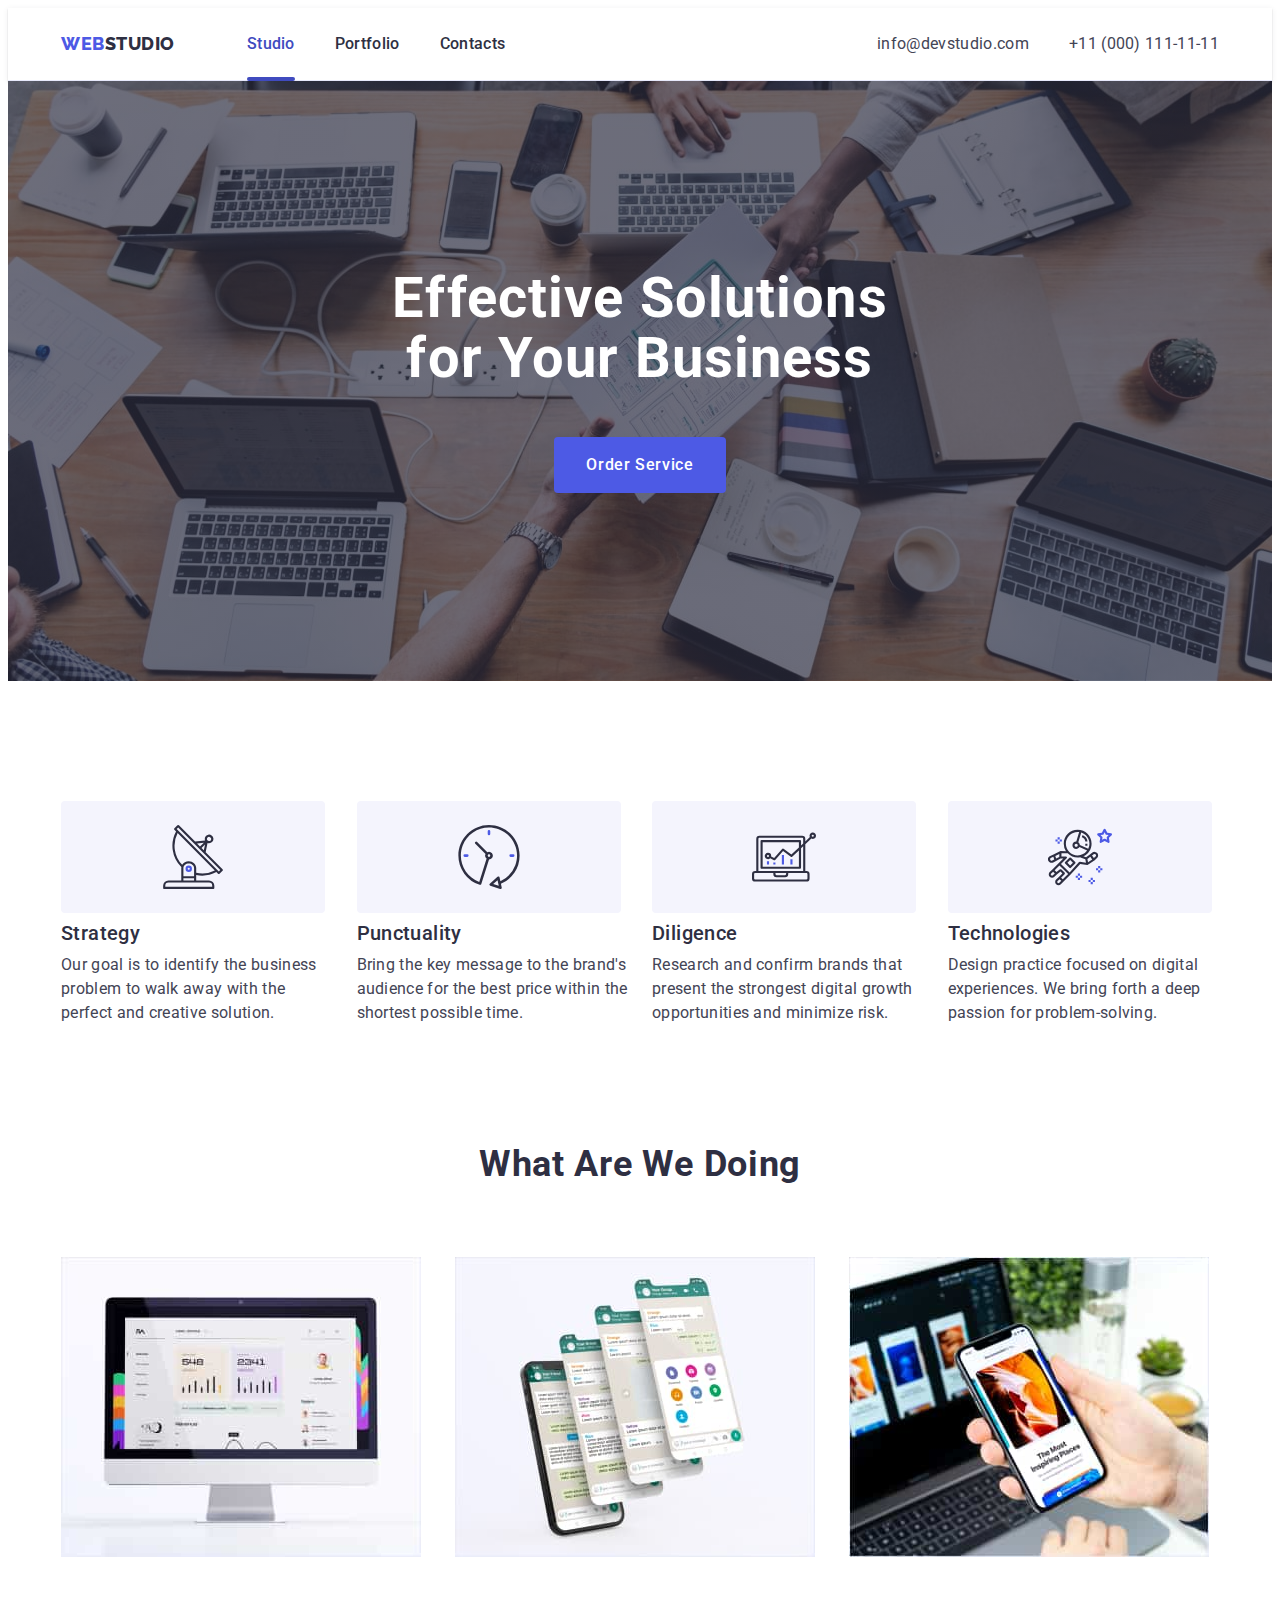
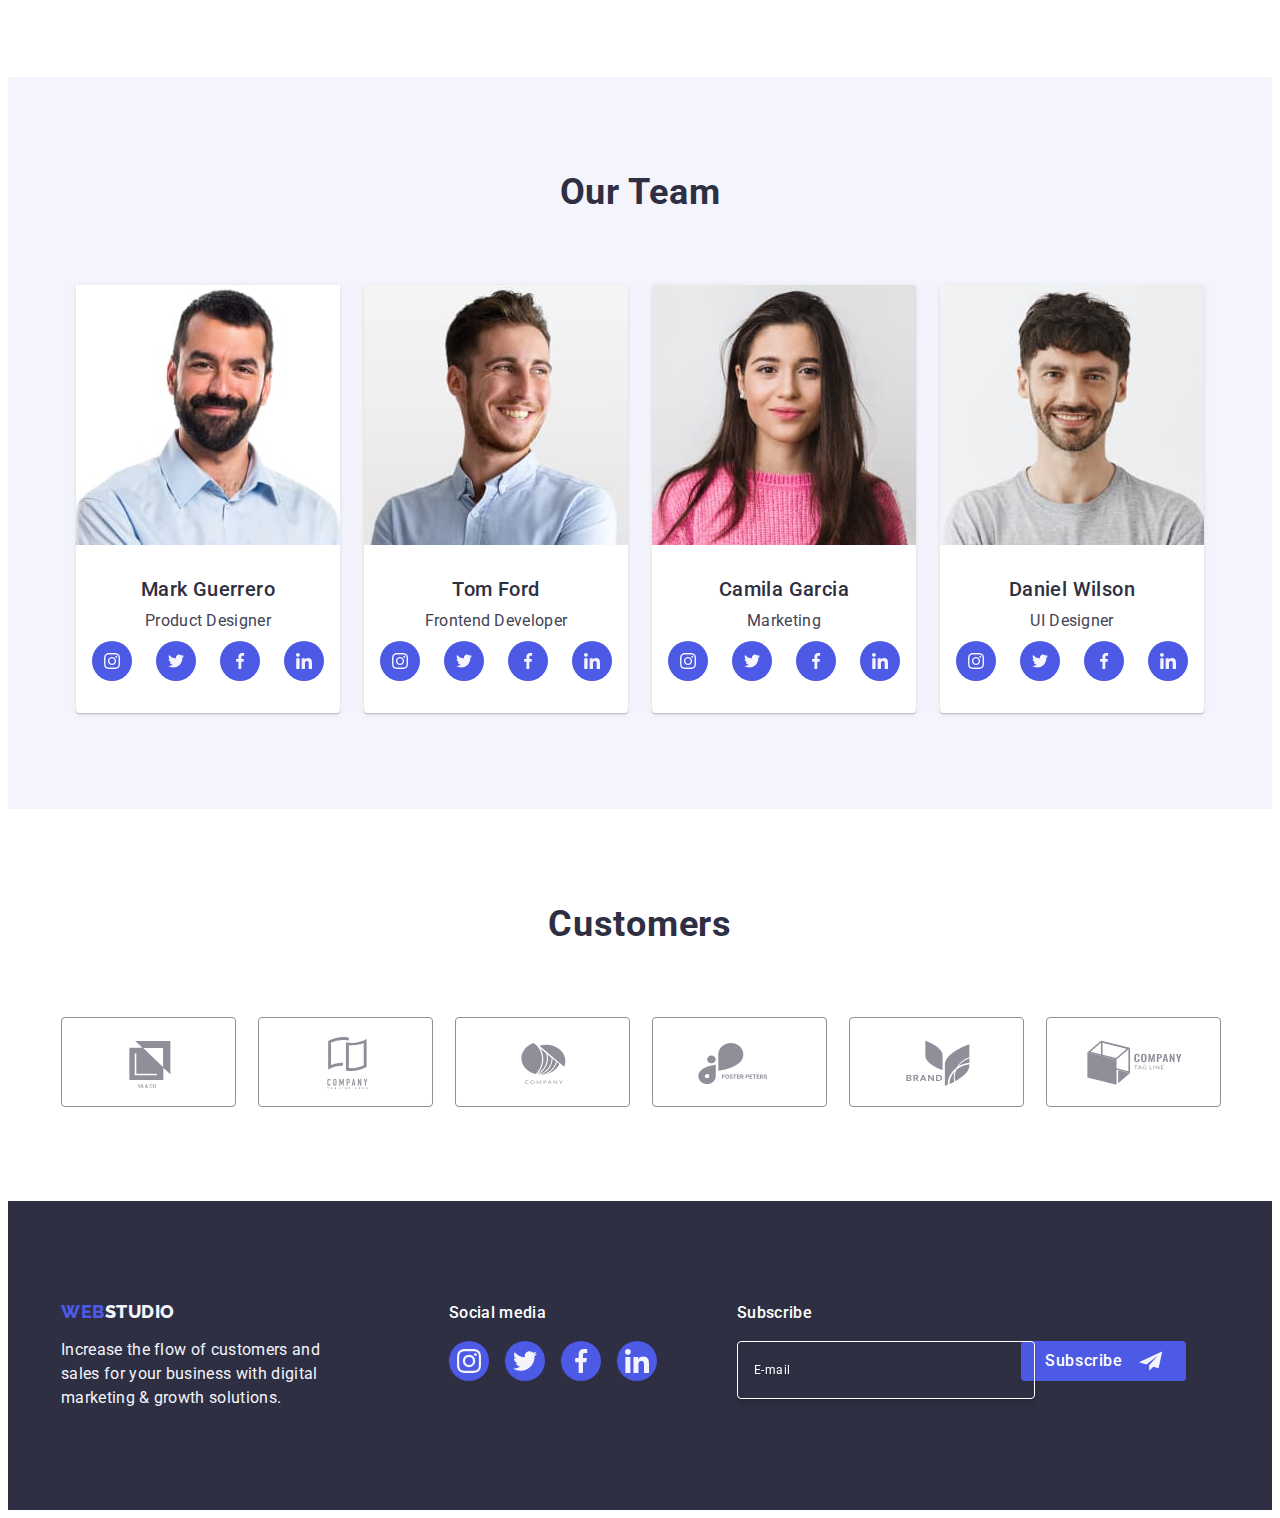
<file: index.html>
<!DOCTYPE html>
<html lang="en">
  <head>
    <meta charset="UTF-8" />
    <meta name="viewport" content="width=device-width, initial-scale=1.0" />
    <link rel="preconnect" href="https://fonts.googleapis.com" />
    <link rel="preconnect" href="https://fonts.gstatic.com" crossorigin />
    <link
      href="https://fonts.googleapis.com/css2?family=Raleway:wght@800&family=Roboto:wght@400;500;700;900&display=swap"
      rel="stylesheet"
    />
    <link
      rel="stylesheet"
      href="https://cdnjs.cloudflare.com/ajax/libs/modern-normalize/2.0.0/modern-normalize.min.css"
      integrity="sha512-4xo8blKMVCiXpTaLzQSLSw3KFOVPWhm/TRtuPVc4WG6kUgjH6J03IBuG7JZPkcWMxJ5huwaBpOpnwYElP/m6wg=="
      crossorigin="anonymous"
      referrerpolicy="no-referrer"
    />
    <link rel="stylesheet" href="./css/styles.css" />
    <link rel="stylesheet" href="./css/media.css" />

    <title>WebStudio</title>
  </head>
  <body>
    <header class="header">
      <div class="container header-container">
        <nav class="header-navigation">
          <a class="header-logo link" href="./index.html"
            >Web<span>Studio</span>
          </a>
          <ul class="header-list list">
            <li>
              <a class="header-item link current" href="./index.html">Studio</a>
            </li>

            <li>
              <a class="header-item link" href="./portfolio.html">Portfolio</a>
            </li>

            <li>
              <a class="header-item link" href="">Contacts</a>
            </li>
          </ul>
        </nav>

        <address class="header-contacts">
          <ul class="header-contacts-list list">
            <li>
              <a
                class="header-contacts-item link"
                href="mailto:info@devstudio.com"
                >info@devstudio.com
              </a>
            </li>

            <li>
              <a class="header-contacts-item link" href="tel:+110001111111">
                +11 (000) 111-11-11
              </a>
            </li>
          </ul>
        </address>
        <button class="header-modal-button" type="button" data-menu-open>
          <svg class="header-modal-icon" width="32" height="22">
            <use href="./images/icons.svg#icon-modal-menu"></use>
          </svg>
        </button>
      </div>

      <div class="mobille-menu is-hidden" data-menu>
        <div>
          <nav>
            <button type="button" class="menu-close-btn" data-menu-close>
              <svg class="modal-close-icon" width="8" height="8">
                <use href="./images/icons.svg#icon-close"></use>
              </svg>
            </button>

            <ul class="mobille-menu-list list">
              <li>
                <a class="mobille-menu-item link activ" href="./index.html">
                  Studio
                </a>
              </li>

              <li>
                <a class="mobille-menu-item link" href="./portfolio.html">
                  Portfolio
                </a>
              </li>

              <li>
                <a class="mobille-menu-item link" href="">Contacts</a>
              </li>
            </ul>
          </nav>
        </div>

        <div>
          <address>
            <ul class="mobille-menu-contacts-list list">
              <li>
                <a
                  class="mobille-menu-contacts-tel link"
                  href="tel:+110001111111"
                >
                  +11 (000) 111-11-11
                </a>
              </li>

              <li>
                <a
                  class="mobille-menu-contacts-email link"
                  href="mailto:info@devstudio.com"
                  >info@devstudio.com
                </a>
              </li>
            </ul>

            <ul class="mobille-menu-socials-list list">
              <li class="mobille-menu-socials-item">
                <a href="https://www.instagram.com/" class="mobille-menu-ref">
                  <svg class="mobille-menu-icon" width="24" height="24">
                    <use href="./images/icons.svg#icon-instagram"></use>
                  </svg>
                </a>
              </li>

              <li class="mobille-menu-socials-item">
                <a href="https://twitter.com/" class="mobille-menu-ref">
                  <svg class="mobille-menu-icon" width="24" height="24">
                    <use href="./images/icons.svg#icon-twitter"></use>
                  </svg>
                </a>
              </li>

              <li class="mobille-menu-socials-item">
                <a href="https://uk-ua.facebook.com/" class="mobille-menu-ref">
                  <svg class="mobille-menu-icon" width="24" height="24">
                    <use href="./images/icons.svg#icon-facebook"></use>
                  </svg>
                </a>
              </li>

              <li class="mobille-menu-socials-item">
                <a href="https://linkedin.com/" class="mobille-menu-ref">
                  <svg class="mobille-menu-icon" width="24" height="24">
                    <use href="./images/icons.svg#icon-linkedin"></use>
                  </svg>
                </a>
              </li>
            </ul>
          </address>
        </div>
      </div>
    </header>

    <main>
      <section class="hero">
        <div class="container">
          <h1 class="hero-title">Effective Solutions for Your Business</h1>
          <button type="button" class="hero-btn" data-modal-open>
            Order Service
          </button>
        </div>
      </section>

      <section class="description">
        <div class="container">
          <h2 class="visually-hidden">Our description</h2>
          <ul class="description-list list">
            <li class="description-item">
              <div class="description-block">
                <svg class="description-icon" width="64" height="64">
                  <use href="./images/icons.svg#icon-antenna"></use>
                </svg>
              </div>
              <h3 class="description-title">Strategy</h3>
              <p class="page-text">
                Our goal is to identify the business problem to walk away with
                the perfect and creative solution.
              </p>
            </li>

            <li class="description-item">
              <div class="description-block">
                <svg class="description-icon" width="64" height="64">
                  <use href="./images/icons.svg#icon-clock"></use>
                </svg>
              </div>
              <h3 class="description-title">Punctuality</h3>
              <p class="page-text">
                Bring the key message to the brand's audience for the best price
                within the shortest possible time.
              </p>
            </li>

            <li class="description-item">
              <div class="description-block">
                <svg class="description-icon" width="64" height="64">
                  <use href="./images/icons.svg#icon-diagram"></use>
                </svg>
              </div>
              <h3 class="description-title">Diligence</h3>
              <p class="page-text">
                Research and confirm brands that present the strongest digital
                growth opportunities and minimize risk.
              </p>
            </li>

            <li class="description-item">
              <div class="description-block">
                <svg class="description-icon" width="64" height="64">
                  <use href="./images/icons.svg#icon-astronaut"></use>
                </svg>
              </div>
              <h3 class="description-title">Technologies</h3>
              <p class="page-text">
                Design practice focused on digital experiences. We bring forth a
                deep passion for problem-solving.
              </p>
            </li>
          </ul>
        </div>
      </section>

      <section class="doing">
        <div class="container">
          <h2 class="page-title">What are we doing</h2>
          <ul class="doing-list list">
            <li class="doing-item">
              <img
                srcset="./images/mac.jpg 1x, ./images/mac2x.jpg 2x"
                src="./images/mac.jpg"
                alt="mac"
                width="360"
                height="300"
              />
            </li>

            <li class="doing-item">
              <img
                srcset="./images/phones.jpg 1x, ./images/phones2x.jpg 2x"
                src="./images/phones.jpg"
                alt="phones"
                width="360"
                height="300"
              />
            </li>

            <li class="doing-item">
              <img
                srcset="./images/hand-ph.jpg 1x, ./images/hand-ph2x.jpg 2x"
                src="./images/hand-ph.jpg"
                alt="hand-ph"
                width="360"
                height="300"
              />
            </li>
          </ul>
        </div>
      </section>

      <section class="team">
        <div class="container team-container">
          <h2 class="page-title">Our Team</h2>
          <ul class="team-list list">
            <li class="team-list-item">
              <img
                srcset="./images/mark.jpg 1x, ./images/mark2x.jpg 2x"
                src="./images/mark.jpg"
                alt="mark"
                width="264"
                height="260"
              />
              <div class="team-item-block">
                <h3 class="page-subtitle team-subtitle">Mark Guerrero</h3>
                <p class="page-text team-text">Product Designer</p>

                <ul class="team-block-list list">
                  <li class="team-block-item">
                    <a href="https://www.instagram.com/" class="team-ref">
                      <svg class="team-icon" width="16" height="16">
                        <use href="./images/icons.svg#icon-instagram"></use>
                      </svg>
                    </a>
                  </li>

                  <li class="team-block-item">
                    <a href="https://twitter.com/" class="team-ref">
                      <svg class="team-icon" width="16" height="16">
                        <use href="./images/icons.svg#icon-twitter"></use>
                      </svg>
                    </a>
                  </li>

                  <li class="team-block-item">
                    <a href="https://uk-ua.facebook.com/" class="team-ref">
                      <svg class="team-icon" width="16" height="16">
                        <use href="./images/icons.svg#icon-facebook"></use>
                      </svg>
                    </a>
                  </li>

                  <li class="team-block-item">
                    <a href="https://linkedin.com/" class="team-ref">
                      <svg class="team-icon" width="16" height="16">
                        <use href="./images/icons.svg#icon-linkedin"></use>
                      </svg>
                    </a>
                  </li>
                </ul>
              </div>
            </li>

            <li class="team-list-item">
              <img
                srcset="./images/tom.jpg 1x, ./images/tom2x.jpg 2x"
                src="./images/tom.jpg"
                alt="tom"
                width="264"
                height="260"
              />
              <div class="team-item-block">
                <h3 class="page-subtitle team-subtitle">Tom Ford</h3>
                <p class="page-text team-text">Frontend Developer</p>

                <ul class="team-block-list list">
                  <li class="team-block-item">
                    <a href="https://www.instagram.com/" class="team-ref">
                      <svg class="team-icon" width="16" height="16">
                        <use href="./images/icons.svg#icon-instagram"></use>
                      </svg>
                    </a>
                  </li>

                  <li class="team-block-item">
                    <a href="https://twitter.com/" class="team-ref">
                      <svg class="team-icon" width="16" height="16">
                        <use href="./images/icons.svg#icon-twitter"></use>
                      </svg>
                    </a>
                  </li>

                  <li class="team-block-item">
                    <a href="https://uk-ua.facebook.com/" class="team-ref">
                      <svg class="team-icon" width="16" height="16">
                        <use href="./images/icons.svg#icon-facebook"></use>
                      </svg>
                    </a>
                  </li>

                  <li class="team-block-item">
                    <a href="https://linkedin.com/" class="team-ref">
                      <svg class="team-icon" width="16" height="16">
                        <use href="./images/icons.svg#icon-linkedin"></use>
                      </svg>
                    </a>
                  </li>
                </ul>
              </div>
            </li>

            <li class="team-list-item">
              <img
                srcset="./images/camila.jpg 1x, ./images/camila2x.jpg 2x"
                src="./images/camila.jpg"
                alt="camila"
                width="264"
                height="260"
              />
              <div class="team-item-block">
                <h3 class="page-subtitle team-subtitle">Camila Garcia</h3>
                <p class="page-text team-text">Marketing</p>
                <ul class="team-block-list list">
                  <li class="team-block-item">
                    <a href="https://www.instagram.com/" class="team-ref">
                      <svg class="team-icon" width="16" height="16">
                        <use href="./images/icons.svg#icon-instagram"></use>
                      </svg>
                    </a>
                  </li>

                  <li class="team-block-item">
                    <a href="https://twitter.com/" class="team-ref">
                      <svg class="team-icon" width="16" height="16">
                        <use href="./images/icons.svg#icon-twitter"></use>
                      </svg>
                    </a>
                  </li>

                  <li class="team-block-item">
                    <a href="https://uk-ua.facebook.com/" class="team-ref">
                      <svg class="team-icon" width="16" height="16">
                        <use href="./images/icons.svg#icon-facebook"></use>
                      </svg>
                    </a>
                  </li>

                  <li class="team-block-item">
                    <a href="https://linkedin.com/" class="team-ref">
                      <svg class="team-icon" width="16" height="16">
                        <use href="./images/icons.svg#icon-linkedin"></use>
                      </svg>
                    </a>
                  </li>
                </ul>
              </div>
            </li>

            <li class="team-list-item">
              <img
                srcset="./images/daniel.jpg 1x, ./images/daniel2x.jpg 2x"
                src="./images/daniel.jpg"
                alt="daniel"
                width="264"
                height="260"
              />
              <div class="team-item-block">
                <h3 class="page-subtitle team-subtitle">Daniel Wilson</h3>
                <p class="page-text team-text">UI Designer</p>
                <ul class="team-block-list list">
                  <li class="team-block-item">
                    <a href="https://www.instagram.com/" class="team-ref">
                      <svg class="team-icon" width="16" height="16">
                        <use href="./images/icons.svg#icon-instagram"></use>
                      </svg>
                    </a>
                  </li>

                  <li class="team-block-item">
                    <a href="https://twitter.com/" class="team-ref">
                      <svg class="team-icon" width="16" height="16">
                        <use href="./images/icons.svg#icon-twitter"></use>
                      </svg>
                    </a>
                  </li>

                  <li class="team-block-item">
                    <a href="https://uk-ua.facebook.com/" class="team-ref">
                      <svg class="team-icon" width="16" height="16">
                        <use href="./images/icons.svg#icon-facebook"></use>
                      </svg>
                    </a>
                  </li>

                  <li class="team-block-item">
                    <a href="https://linkedin.com/" class="team-ref">
                      <svg class="team-icon" width="16" height="16">
                        <use href="./images/icons.svg#icon-linkedin"></use>
                      </svg>
                    </a>
                  </li>
                </ul>
              </div>
            </li>
          </ul>
        </div>
      </section>

      <section class="customers">
        <div class="container customers-container">
          <h2 class="page-title">Customers</h2>
          <ul class="list customers-list">
            <li class="customers-list-item">
              <a href="#" class="customers-ref">
                <svg class="customers-icon" width="104" height="56">
                  <use href="./images/icons.svg#icon-logo1"></use>
                </svg>
              </a>
            </li>

            <li class="customers-list-item">
              <a href="#" class="customers-ref">
                <svg class="customers-icon" width="104" height="56">
                  <use href="./images/icons.svg#icon-logo2"></use>
                </svg>
              </a>
            </li>

            <li class="customers-list-item">
              <a href="#" class="customers-ref">
                <svg class="customers-icon" width="104" height="56">
                  <use href="./images/icons.svg#icon-logo3"></use>
                </svg>
              </a>
            </li>

            <li class="customers-list-item">
              <a href="#" class="customers-ref">
                <svg class="customers-icon" width="104" height="56">
                  <use href="./images/icons.svg#icon-logo4"></use>
                </svg>
              </a>
            </li>

            <li class="customers-list-item">
              <a href="#" class="customers-ref">
                <svg class="customers-icon" width="104" height="56">
                  <use href="./images/icons.svg#icon-logo5"></use>
                </svg>
              </a>
            </li>

            <li class="customers-list-item">
              <a href="#" class="customers-ref">
                <svg class="customers-icon" width="104" height="56">
                  <use href="./images/icons.svg#icon-logo6"></use>
                </svg>
              </a>
            </li>
          </ul>
        </div>
      </section>
    </main>

    <footer class="footer">
      <div class="container footer-cntnr">
        <div class="footer-text">
          <a href="./index.html" class="logo-footer link"
            >Web<span class="logo-footer-accent">Studio</span>
          </a>
          <p class="page-text-footer">
            Increase the flow of customers and sales for your business with
            digital marketing & growth solutions.
          </p>
        </div>
        <div class="footer-social">
          <p class="footer-subtitle">Social media</p>
          <ul class="list footer-social-list">
            <li class="footer-social-item">
              <a href="https://www.instagram.com/" class="footer-ref">
                <svg class="footer-icon" width="24" height="24">
                  <use href="./images/icons.svg#icon-instagram"></use>
                </svg>
              </a>
            </li>
            <li class="footer-social-item">
              <a href="https://twitter.com/" class="footer-ref">
                <svg class="footer-icon" width="24" height="24">
                  <use href="./images/icons.svg#icon-twitter"></use>
                </svg>
              </a>
            </li>
            <li class="footer-social-item">
              <a href="https://uk-ua.facebook.com/" class="footer-ref">
                <svg class="footer-icon" width="24" height="24">
                  <use href="./images/icons.svg#icon-facebook"></use>
                </svg>
              </a>
            </li>
            <li class="footer-social-item">
              <a href="https://linkedin.com/" class="footer-ref">
                <svg class="footer-icon" width="24" height="24">
                  <use href="./images/icons.svg#icon-linkedin"></use>
                </svg>
              </a>
            </li>
          </ul>
        </div>
        <div class="footer-sub">
          <p class="footer-subtitle">Subscribe</p>

          <form class="footer-sub-input">
            <label class="footer-label">
              <input
                type="email"
                name="input-email"
                class="footer-input"
                placeholder="E-mail"
              />
            </label>
            <button type="submit" class="footer-btn">
              Subscribe
              <svg class="footer-submit-icon" width="24" height="24">
                <use href="./images/icons.svg#icon-frame"></use>
              </svg>
            </button>
          </form>
        </div>
      </div>
    </footer>

    <div data-modal="" class="backdrop is-hidden">
      <div class="modal">
        <button type="button" class="modal-close-btn" data-modal-close>
          <svg class="modal-close-icon" width="8" height="8">
            <use href="./images/icons.svg#icon-close"></use>
          </svg>
        </button>
        <p class="form-text">Leave your contacts and we will call you back</p>
        <form class="modal-form">
          <div class="modal-form-field">
            <label class="modal-label" for="user-name">Name</label>
            <div class="input-field">
              <input
                class="modal-input"
                type="text"
                name="user-name"
                id="user-name"
              />
              <svg class="modal-icon" width="18" height="24">
                <use href="./images/icons.svg#icon-person"></use>
              </svg>
            </div>
          </div>

          <div class="modal-form-field">
            <label class="modal-label" for="user-phone">Phone</label>
            <div class="input-field">
              <input
                class="modal-input"
                type="tel"
                name="user-phone"
                id="user-phone"
              />
              <svg class="modal-icon" width="18" height="24">
                <use href="./images/icons.svg#icon-phone"></use>
              </svg>
            </div>
          </div>

          <div class="modal-form-field">
            <label class="modal-label" for="user-email">Email</label>
            <div class="input-field">
              <input
                class="modal-input"
                type="email"
                name="user-email"
                id="user-email"
              />
              <svg class="modal-icon" width="18" height="24">
                <use href="./images/icons.svg#icon-email"></use>
              </svg>
            </div>
          </div>

          <div class="modal-textfield">
            <label class="modal-label" for="user-comment">Comment</label>
            <textarea
              class="modal-textarea"
              name="user-comment"
              id="user-comment"
              placeholder="Text input"
            ></textarea>
          </div>

          <div class="modal-privacy">
            <input
              class="modal-privacy-input visually-hidden"
              type="checkbox"
              name="user-privacy"
              id="user-privacy"
              value="true"
            />
            <label class="privacy-label" for="user-privacy">
              <span class="privacy-label-item">
                <svg class="privacy-icon" width="10" height="8">
                  <use href="./images/icons.svg#icon-check"></use>
                </svg>
              </span>
              I accept the terms and conditions of the
              <a class="privacy-ref" href="#">Privacy Policy</a>
            </label>
          </div>
          <button type="button" class="hero-btn">Send</button>
        </form>
      </div>
    </div>
    <script src="./js/modal.js"></script>
    <script src="./js/mobile-menu.js"></script>
  </body>
</html>
</file>
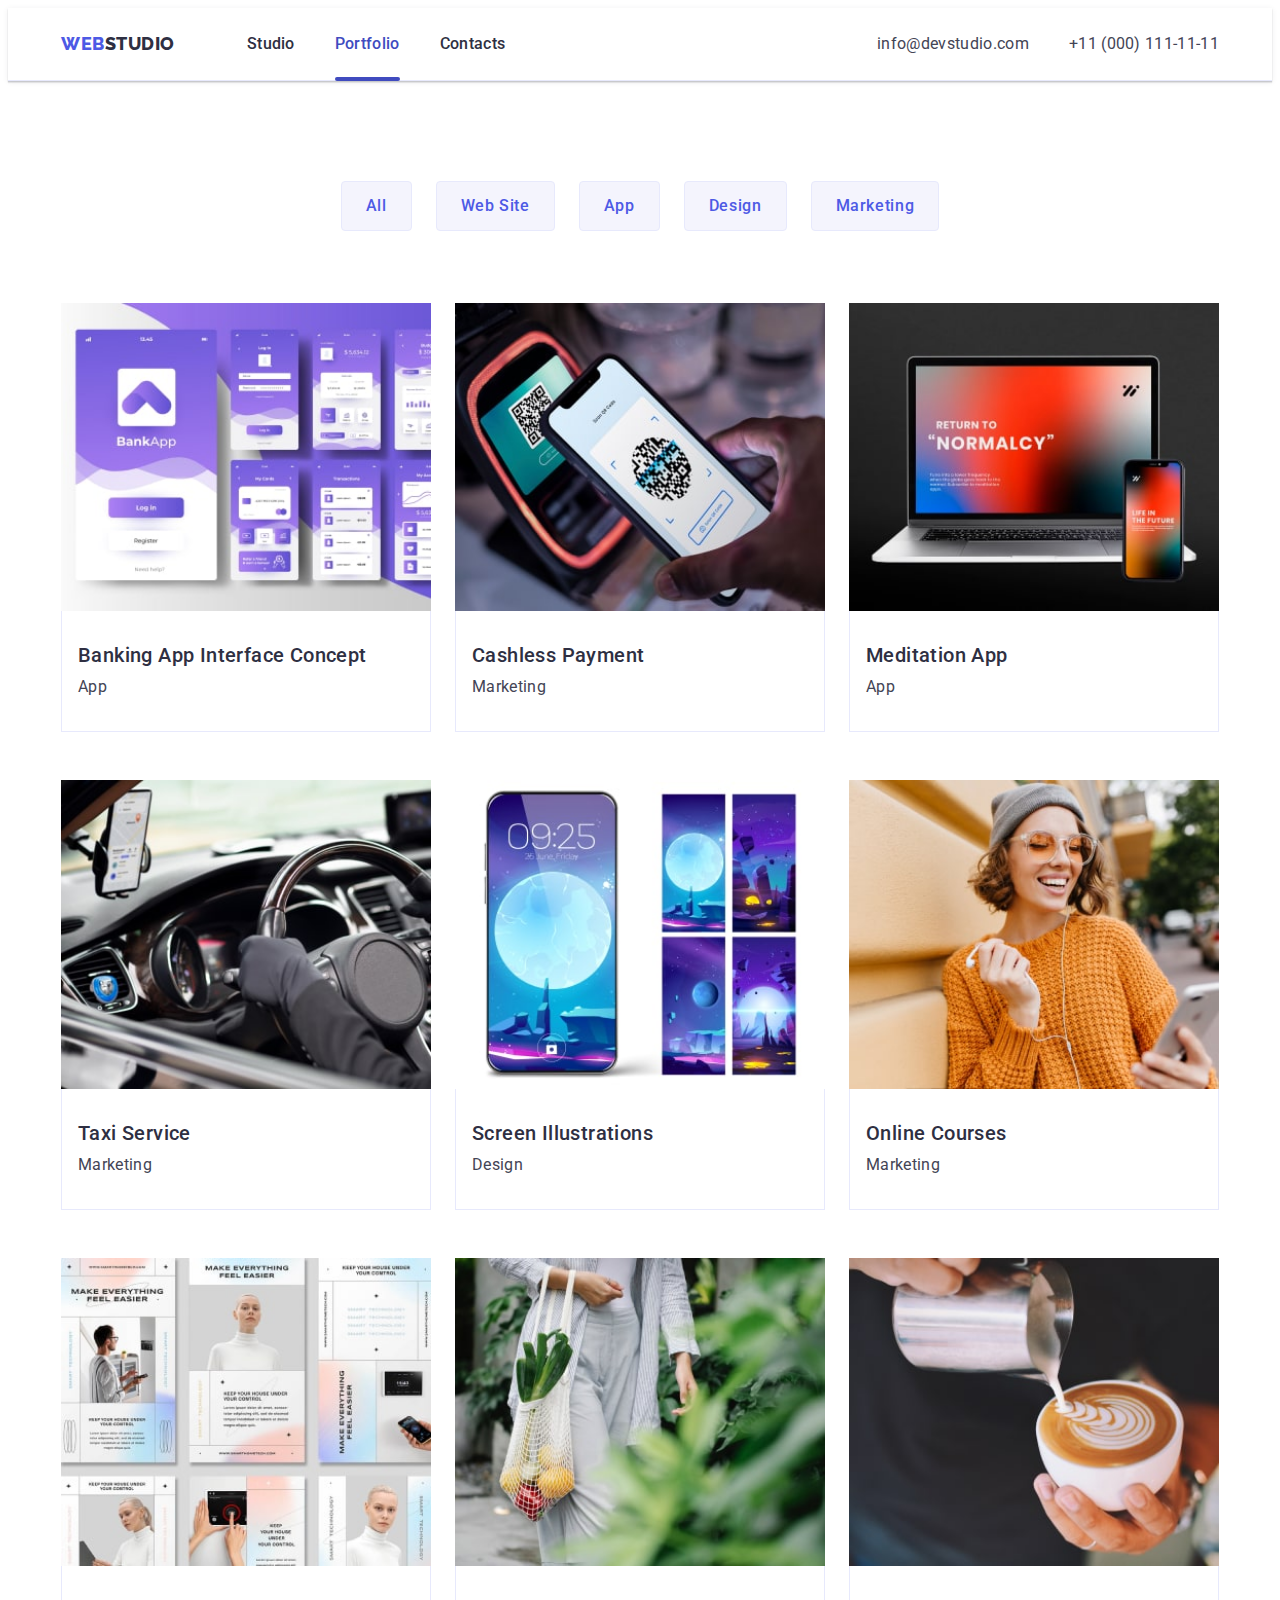
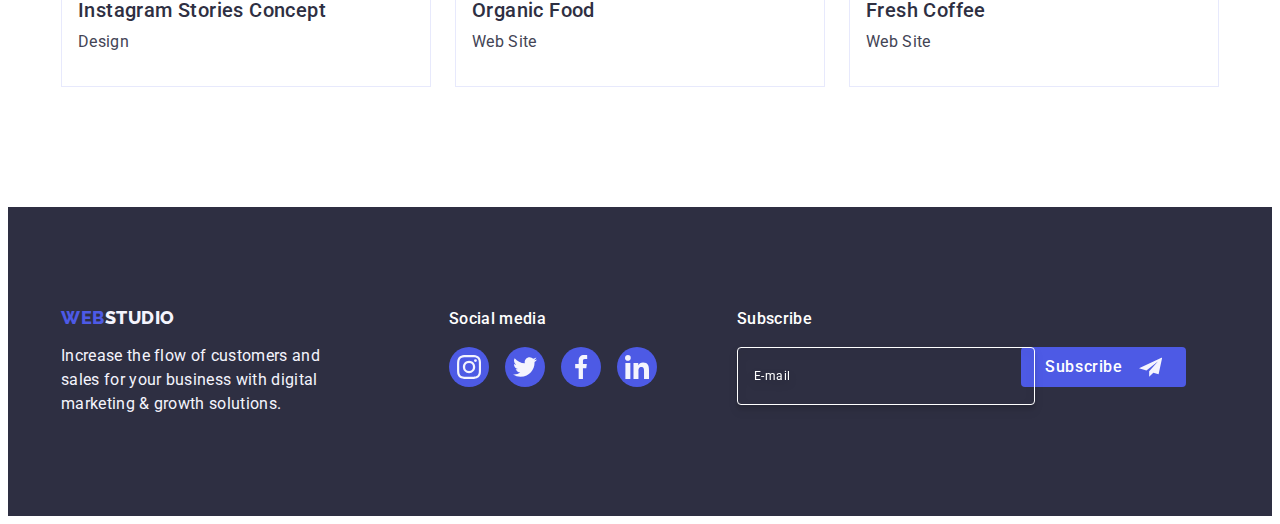
<file: portfolio.html>
<!DOCTYPE html>
<html lang="en">
  <head>
    <meta charset="UTF-8" />
    <meta name="viewport" content="width=device-width, initial-scale=1.0" />
    <link rel="preconnect" href="https://fonts.googleapis.com" />
    <link rel="preconnect" href="https://fonts.gstatic.com" crossorigin />
    <link
      href="https://fonts.googleapis.com/css2?family=Raleway:wght@800&family=Roboto:wght@400;500;700;900&display=swap"
      rel="stylesheet"
    />
    <link
      rel="stylesheet"
      href="https://cdnjs.cloudflare.com/ajax/libs/modern-normalize/2.0.0/modern-normalize.min.css"
      integrity="sha512-4xo8blKMVCiXpTaLzQSLSw3KFOVPWhm/TRtuPVc4WG6kUgjH6J03IBuG7JZPkcWMxJ5huwaBpOpnwYElP/m6wg=="
      crossorigin="anonymous"
      referrerpolicy="no-referrer"
    />
    <link rel="stylesheet" href="./css/styles.css" />
    <link rel="stylesheet" href="./css/media.css" />

    <title>Portfolio</title>
  </head>
  <body>
    <header class="header">
      <div class="container header-container">
        <nav class="header-navigation">
          <a class="header-logo link" href="./index.html"
            >Web<span>Studio</span>
          </a>
          <ul class="header-list list">
            <li>
              <a class="header-item link" href="./index.html">Studio</a>
            </li>

            <li>
              <a class="header-item link current" href="./portfolio.html"
                >Portfolio
              </a>
            </li>

            <li>
              <a class="header-item link" href="">Contacts</a>
            </li>
          </ul>
        </nav>

        <address class="header-contacts">
          <ul class="header-contacts-list list">
            <li>
              <a
                class="header-contacts-item link"
                href="mailto:info@devstudio.com"
                >info@devstudio.com</a
              >
            </li>

            <li>
              <a class="header-contacts-item link" href="tel:+110001111111"
                >+11 (000) 111-11-11</a
              >
            </li>
          </ul>
        </address>
        <button class="header-modal-button" type="button" data-menu-open>
          <svg class="header-modal-icon" width="32" height="22">
            <use href="./images/icons.svg#icon-modal-menu"></use>
          </svg>
        </button>
      </div>
      <div class="mobille-menu is-hidden" data-menu>
        <div>
          <nav>
            <button type="button" class="menu-close-btn" data-menu-close>
              <svg class="modal-close-icon" width="8" height="8">
                <use href="./images/icons.svg#icon-close"></use>
              </svg>
            </button>

            <ul class="mobille-menu-list list">
              <li>
                <a class="mobille-menu-item link activ" href="./index.html">
                  Studio
                </a>
              </li>

              <li>
                <a class="mobille-menu-item link" href="./portfolio.html">
                  Portfolio
                </a>
              </li>

              <li>
                <a class="mobille-menu-item link" href="">Contacts</a>
              </li>
            </ul>
          </nav>
        </div>

        <div>
          <address>
            <ul class="mobille-menu-contacts-list list">
              <li>
                <a
                  class="mobille-menu-contacts-tel link"
                  href="tel:+110001111111"
                >
                  +11 (000) 111-11-11
                </a>
              </li>

              <li>
                <a
                  class="mobille-menu-contacts-email link"
                  href="mailto:info@devstudio.com"
                  >info@devstudio.com
                </a>
              </li>
            </ul>

            <ul class="mobille-menu-socials-list list">
              <li class="mobille-menu-socials-item">
                <a href="https://www.instagram.com/" class="mobille-menu-ref">
                  <svg class="mobille-menu-icon" width="24" height="24">
                    <use href="./images/icons.svg#icon-instagram"></use>
                  </svg>
                </a>
              </li>

              <li class="mobille-menu-socials-item">
                <a href="https://twitter.com/" class="mobille-menu-ref">
                  <svg class="mobille-menu-icon" width="24" height="24">
                    <use href="./images/icons.svg#icon-twitter"></use>
                  </svg>
                </a>
              </li>

              <li class="mobille-menu-socials-item">
                <a href="https://uk-ua.facebook.com/" class="mobille-menu-ref">
                  <svg class="mobille-menu-icon" width="24" height="24">
                    <use href="./images/icons.svg#icon-facebook"></use>
                  </svg>
                </a>
              </li>

              <li class="mobille-menu-socials-item">
                <a href="https://linkedin.com/" class="mobille-menu-ref">
                  <svg class="mobille-menu-icon" width="24" height="24">
                    <use href="./images/icons.svg#icon-linkedin"></use>
                  </svg>
                </a>
              </li>
            </ul>
          </address>
        </div>
      </div>
    </header>

    <main>
      <section class="main-page">
        <div class="container">
          <h1 class="visually-hidden">Filters</h1>
          <ul class="filters-list list">
            <li class="filters-list-item">
              <button class="filters-btn" type="button">All</button>
            </li>
            <li class="filters-list-item">
              <button class="filters-btn" type="button">Web Site</button>
            </li>
            <li class="filters-list-item">
              <button class="filters-btn" type="button">App</button>
            </li>
            <li class="filters-list-item">
              <button class="filters-btn" type="button">Design</button>
            </li>
            <li class="filters-list-item">
              <button class="filters-btn" type="button">Marketing</button>
            </li>
          </ul>

          <ul class="main-page-list list">
            <li class="main-page-item">
              <a href="#" class="link main-page-link">
                <div class="card-img">
                  <picture>
                    <source
                      srcset="
                        ./images/img-app1.jpg    1x,
                        ./images/img-app1-2x.jpg 2x
                      "
                      media="(min-width: 1158px)"
                    />
                    <source
                      srcset="
                        ./images/img-app1-tab.jpg    1x,
                        ./images/img-app1-tab-2x.jpg 2x
                      "
                      media="(min-width: 768px)"
                    />
                    <source
                      srcset="
                        ./images/img-app1-mob.jpg    1x,
                        ./images/img-app1-mob-2x.jpg 2x
                      "
                      media="(min-width: 320px)"
                    />
                    <img
                      src="./images/img-app1.jpg"
                      alt="banking"
                      width="396"
                    />
                  </picture>

                  <p class="overlay">
                    14 Stylish and User-Friendly App Design Concepts · Task
                    Manager App · Calorie Tracker App · Exotic Fruit Ecommerce
                    App · Cloud Storage App
                  </p>
                </div>
                <div class="card-item-text">
                  <h2 class="main-page-subtitle">
                    Banking App Interface Concept
                  </h2>
                  <p class="main-page-text">App</p>
                </div>
              </a>
            </li>

            <li class="main-page-item">
              <a href="#" class="link main-page-link">
                <div class="card-img">
                  <picture>
                    <source
                      srcset="
                        ./images/img-payment.jpg    1x,
                        ./images/img-payment-2x.jpg 2x
                      "
                      media="(min-width: 1158px)"
                    />
                    <source
                      srcset="
                        ./images/img-payment-tab.jpg    1x,
                        ./images/img-payment-tab-2x.jpg 2x
                      "
                      media="(min-width: 768px)"
                    />
                    <source
                      srcset="
                        ./images/img-payment-mob.jpg    1x,
                        ./images/img-payment-mob-2x.jpg 2x
                      "
                      media="(min-width: 320px)"
                    />
                    <img
                      src="./images/img-payment.jpg"
                      alt="payment"
                      width="396"
                    />
                  </picture>

                  <p class="overlay">
                    14 Stylish and User-Friendly App Design Concepts · Task
                    Manager App · Calorie Tracker App · Exotic Fruit Ecommerce
                    App · Cloud Storage App
                  </p>
                </div>
                <div class="card-item-text">
                  <h2 class="main-page-subtitle">Cashless Payment</h2>
                  <p class="main-page-text">Marketing</p>
                </div>
              </a>
            </li>
            <li class="main-page-item">
              <a href="#" class="link main-page-link">
                <div class="card-img">
                  <picture>
                    <source
                      srcset="
                        ./images/img-app2.jpg    1x,
                        ./images/img-app2-2x.jpg 2x
                      "
                      media="(min-width: 1158px)"
                    />
                    <source
                      srcset="
                        ./images/img-app2-tab.jpg    1x,
                        ./images/img-app2-tab-2x.jpg 2x
                      "
                      media="(min-width: 768px)"
                    />
                    <source
                      srcset="
                        ./images/img-app2-mob.jpg    1x,
                        ./images/img-app2-mob-2x.jpg 2x
                      "
                      media="(min-width: 320px)"
                    />
                    <img
                      src="./images/img-app2.jpg"
                      alt="meditation"
                      width="396"
                    />
                  </picture>

                  <p class="overlay">
                    14 Stylish and User-Friendly App Design Concepts · Task
                    Manager App · Calorie Tracker App · Exotic Fruit Ecommerce
                    App · Cloud Storage App
                  </p>
                </div>
                <div class="card-item-text">
                  <h2 class="main-page-subtitle">Meditation App</h2>
                  <p class="main-page-text">App</p>
                </div>
              </a>
            </li>
            <li class="main-page-item">
              <a href="#" class="link main-page-link">
                <div class="card-img">
                  <picture>
                    <source
                      srcset="
                        ./images/img-taxi.jpg    1x,
                        ./images/img-taxi-2x.jpg 2x
                      "
                      media="(min-width: 1158px)"
                    />
                    <source
                      srcset="
                        ./images/img-taxi-tab.jpg    1x,
                        ./images/img-taxi-tab-2x.jpg 2x
                      "
                      media="(min-width: 768px)"
                    />
                    <source
                      srcset="
                        ./images/img-taxi-mob.jpg    1x,
                        ./images/img-taxi-mob-2x.jpg 2x
                      "
                      media="(min-width: 320px)"
                    />
                    <img src="./images/img-taxi.jpg" alt="taxi" width="396" />
                  </picture>

                  <p class="overlay">
                    14 Stylish and User-Friendly App Design Concepts · Task
                    Manager App · Calorie Tracker App · Exotic Fruit Ecommerce
                    App · Cloud Storage App
                  </p>
                </div>
                <div class="card-item-text">
                  <h2 class="main-page-subtitle">Taxi Service</h2>
                  <p class="main-page-text">Marketing</p>
                </div>
              </a>
            </li>
            <li class="main-page-item">
              <a href="#" class="link main-page-link">
                <div class="card-img">
                  <picture>
                    <source
                      srcset="
                        ./images/img-screen.jpg    1x,
                        ./images/img-screen-2x.jpg 2x
                      "
                      media="(min-width: 1158px)"
                    />
                    <source
                      srcset="
                        ./images/img-screen-tab.jpg    1x,
                        ./images/img-screen-tab-2x.jpg 2x
                      "
                      media="(min-width: 768px)"
                    />
                    <source
                      srcset="
                        ./images/img-screen-mob.jpg    1x,
                        ./images/img-screen-mob-2x.jpg 2x
                      "
                      media="(min-width: 320px)"
                    />
                    <img
                      src="./images/img-screen.jpg"
                      alt="screen"
                      width="396"
                    />
                  </picture>

                  <p class="overlay">
                    14 Stylish and User-Friendly App Design Concepts · Task
                    Manager App · Calorie Tracker App · Exotic Fruit Ecommerce
                    App · Cloud Storage App
                  </p>
                </div>
                <div class="card-item-text">
                  <h2 class="main-page-subtitle">Screen Illustrations</h2>
                  <p class="main-page-text">Design</p>
                </div>
              </a>
            </li>
            <li class="main-page-item">
              <a href="#" class="link main-page-link">
                <div class="card-img">
                  <picture>
                    <source
                      srcset="
                        ./images/img-courses.jpg    1x,
                        ./images/img-courses-2x.jpg 2x
                      "
                      media="(min-width: 1158px)"
                    />
                    <source
                      srcset="
                        ./images/img-courses-tab.jpg    1x,
                        ./images/img-courses-tab-2x.jpg 2x
                      "
                      media="(min-width: 768px)"
                    />
                    <source
                      srcset="
                        ./images/img-courses-mob.jpg    1x,
                        ./images/img-courses-mob-2x.jpg 2x
                      "
                      media="(min-width: 320px)"
                    />
                    <img
                      src="./images/img-courses.jpg"
                      alt="courses"
                      width="396"
                    />
                  </picture>

                  <p class="overlay">
                    14 Stylish and User-Friendly App Design Concepts · Task
                    Manager App · Calorie Tracker App · Exotic Fruit Ecommerce
                    App · Cloud Storage App
                  </p>
                </div>
                <div class="card-item-text">
                  <h2 class="main-page-subtitle">Online Courses</h2>
                  <p class="main-page-text">Marketing</p>
                </div>
              </a>
            </li>
            <li class="main-page-item">
              <a href="#" class="link main-page-link">
                <div class="card-img">
                  <picture>
                    <source
                      srcset="
                        ./images/img-stories.jpg    1x,
                        ./images/img-stories-2x.jpg 2x
                      "
                      media="(min-width: 1158px)"
                    />
                    <source
                      srcset="
                        ./images/img-stories-tab.jpg    1x,
                        ./images/img-stories-tab-2x.jpg 2x
                      "
                      media="(min-width: 768px)"
                    />
                    <source
                      srcset="
                        ./images/img-stories-mob.jpg    1x,
                        ./images/img-stories-mob-2x.jpg 2x
                      "
                      media="(min-width: 320px)"
                    />
                    <img
                      src="./images/img-stories.jpg"
                      alt="stories"
                      width="396"
                    />
                  </picture>

                  <p class="overlay">
                    14 Stylish and User-Friendly App Design Concepts · Task
                    Manager App · Calorie Tracker App · Exotic Fruit Ecommerce
                    App · Cloud Storage App
                  </p>
                </div>
                <div class="card-item-text">
                  <h2 class="main-page-subtitle">Instagram Stories Concept</h2>
                  <p class="main-page-text">Design</p>
                </div>
              </a>
            </li>
            <li class="main-page-item">
              <a href="#" class="link main-page-link">
                <div class="card-img">
                  <picture>
                    <source
                      srcset="
                        ./images/img-food.jpg    1x,
                        ./images/img-food-2x.jpg 2x
                      "
                      media="(min-width: 1158px)"
                    />
                    <source
                      srcset="
                        ./images/img-food-tab.jpg    1x,
                        ./images/img-food-tab-2x.jpg 2x
                      "
                      media="(min-width: 768px)"
                    />
                    <source
                      srcset="
                        ./images/img-food-mob.jpg    1x,
                        ./images/img-food-mob-2x.jpg 2x
                      "
                      media="(min-width: 320px)"
                    />
                    <img src="./images/img-food.jpg" alt="food" width="396" />
                  </picture>

                  <p class="overlay">
                    14 Stylish and User-Friendly App Design Concepts · Task
                    Manager App · Calorie Tracker App · Exotic Fruit Ecommerce
                    App · Cloud Storage App
                  </p>
                </div>
                <div class="card-item-text">
                  <h2 class="main-page-subtitle">Organic Food</h2>
                  <p class="main-page-text">Web Site</p>
                </div>
              </a>
            </li>
            <li class="main-page-item">
              <a href="#" class="link main-page-link">
                <div class="card-img">
                  <picture>
                    <source
                      srcset="
                        ./images/img-coffee.jpg    1x,
                        ./images/img-coffee-2x.jpg 2x
                      "
                      media="(min-width: 1158px)"
                    />
                    <source
                      srcset="
                        ./images/img-coffee-tab.jpg    1x,
                        ./images/img-coffee-tab-2x.jpg 2x
                      "
                      media="(min-width: 768px)"
                    />
                    <source
                      srcset="
                        ./images/img-coffee-mob.jpg    1x,
                        ./images/img-coffee-mob-2x.jpg 2x
                      "
                      media="(min-width: 320px)"
                    />
                    <img
                      src="./images/img-coffee.jpg"
                      alt="coffee"
                      width="396"
                    />
                  </picture>

                  <p class="overlay">
                    14 Stylish and User-Friendly App Design Concepts · Task
                    Manager App · Calorie Tracker App · Exotic Fruit Ecommerce
                    App · Cloud Storage App
                  </p>
                </div>
                <div class="card-item-text">
                  <h2 class="main-page-subtitle">Fresh Coffee</h2>
                  <p class="main-page-text">Web Site</p>
                </div>
              </a>
            </li>
          </ul>
        </div>
      </section>
    </main>

    <footer class="footer">
      <div class="container footer-cntnr">
        <div class="footer-text">
          <a href="./index.html" class="logo-footer link"
            >Web<span class="logo-footer-accent">Studio</span>
          </a>
          <p class="page-text-footer">
            Increase the flow of customers and sales for your business with
            digital marketing & growth solutions.
          </p>
        </div>
        <div class="footer-social">
          <p class="footer-subtitle">Social media</p>
          <ul class="list footer-social-list">
            <li class="footer-social-item">
              <a href="https://www.instagram.com/" class="footer-ref">
                <svg class="footer-icon" width="24" height="24">
                  <use href="./images/icons.svg#icon-instagram"></use>
                </svg>
              </a>
            </li>
            <li class="footer-social-item">
              <a href="https://twitter.com/" class="footer-ref">
                <svg class="footer-icon" width="24" height="24">
                  <use href="./images/icons.svg#icon-twitter"></use>
                </svg>
              </a>
            </li>
            <li class="footer-social-item">
              <a href="https://uk-ua.facebook.com/" class="footer-ref">
                <svg class="footer-icon" width="24" height="24">
                  <use href="./images/icons.svg#icon-facebook"></use>
                </svg>
              </a>
            </li>
            <li class="footer-social-item">
              <a href="https://linkedin.com/" class="footer-ref">
                <svg class="footer-icon" width="24" height="24">
                  <use href="./images/icons.svg#icon-linkedin"></use>
                </svg>
              </a>
            </li>
          </ul>
        </div>
        <div class="footer-sub">
          <p class="footer-subtitle">Subscribe</p>

          <form class="footer-sub-input">
            <label class="footer-label">
              <input
                type="email"
                name="input-email"
                class="footer-input"
                placeholder="E-mail"
              />
            </label>
            <button type="submit" class="footer-btn">
              Subscribe
              <svg class="footer-submit-icon" width="24" height="24">
                <use href="./images/icons.svg#icon-frame"></use>
              </svg>
            </button>
          </form>
        </div>
      </div>
    </footer>
    <script src="./js/mobile-menu.js"></script>
  </body>
</html>
</file>
<file: css/styles.css>
:root {
  --cloud: #f4f4fd;
  --cornflower: #e7e9fc;
  --iris: #4d5ae5;
  --green: #31d0aa;
  --ocean: #404bbf;
  --navyblue: #2e2f42;
  --slate: #434455;
  --white: #ffffff;
  --lightslate: #8e8f99;
  --text-size: 16px;
  --text-height: 1.5;
  --text-weight: 500;
  --text-spacing: 0.02em;
}

body {
  font-family: "Roboto", sans-serif;
  background-color: var(--white);
  color: var(--slate);
  font-size: var(--text-size);
  line-height: var(--text-height);
  letter-spacing: var(--text-spacing);
}

h1,
h2,
h3,
h4,
h5,
h6,
p {
  margin-top: 0;
  margin-bottom: 0;
}

ul,
ol {
  padding-left: 0;
  margin-top: 0;
  margin-bottom: 0;
}

img {
  display: block;
  max-width: 100%;
  height: auto;
}

.visually-hidden {
  position: absolute;
  width: 1px;
  height: 1px;
  margin: -1px;
  border: 0;
  padding: 0;
  white-space: nowrap;
  clip-path: inset(100%);
  clip: rect(0 0 0 0);
  overflow: hidden;
}

.link {
  text-decoration: none;
}

.list {
  list-style-type: none;
}

.no-scroll {
  overflow: hidden;
}

.container {
  max-width: 428px;
  padding-left: 16px;
  padding-right: 16px;
  margin: 0 auto;
}

.page-title {
  color: var(--navyblue);
  text-align: center;
  font-size: 36px;
  font-weight: 700;
  line-height: 1.11;
  letter-spacing: var(--text-spacing);
  text-transform: capitalize;
  margin-bottom: 72px;
}

.page-subtitle {
  color: var(--navyblue);
  text-align: center;
  text-transform: capitalize;
  font-size: 20px;
  font-weight: var(--text-weight);
  line-height: 1.2;
  letter-spacing: var(--text-spacing);
  margin-bottom: 8px;
}

.page-text {
  color: var(--slate, #434455);
  font-size: var(--text-size);
  font-style: normal;
  font-weight: var(--text-weight);
  line-height: var(--text-height);
  letter-spacing: var(--text-spacing);
}

/* __________________HEADER________________ */
.header {
  border-bottom: 1px solid var(--cornflower, #e7e9fc);
  box-shadow: 0px 1px 6px 0px rgba(46, 47, 66, 0.08),
    0px 1px 1px 0px rgba(46, 47, 66, 0.16),
    0px 2px 1px 0px rgba(46, 47, 66, 0.08);
}

.header-container {
  display: flex;
  margin: 0 auto;
  justify-content: space-between;
}

.header-logo {
  color: var(--iris);
  font-size: 18px;
  font-family: "Raleway", sans-serif;
  font-weight: 800;
  line-height: 1.17;
  letter-spacing: 0.03em;
  text-transform: uppercase;
  padding: 24px 0;
  display: inline-flex;
  align-items: center;
  flex-shrink: 0;
}

.header-logo span {
  color: var(--navyblue);
}

.header-contacts,
.header-list {
  display: none;
}

.header-modal-button {
  border: none;
  background-color: #fff;
  cursor: pointer;
  padding: 0;
}

.header-modal-icon {
  fill: var(--navyblue);
}

.mobille-menu {
  display: flex;
  flex-direction: column;
  justify-content: space-between;
  position: fixed;
  top: 0;
  left: 0;
  width: 100%;
  height: 100%;
  /* width: 100vw;
  height: 100vh; */
  background-color: var(--white);
  padding: 24px 24px 40px 40px;
  z-index: 2;
}
.menu-close-btn {
  display: block;
  margin-left: auto;
  margin-bottom: 32px;
  width: 24px;
  height: 24px;
  padding: 0;
  border-radius: 50%;
  display: flex;
  align-items: center;
  justify-content: center;
  background-color: var(--white);
  border: 1px solid rgba(0, 0, 0, 0.1);
  cursor: pointer;
}

.mobille-menu-list {
  display: flex;
  flex-direction: column;
  gap: 40px;
}

.mobille-menu-item {
  color: var(--navyblue);
  font-family: Roboto;
  font-size: 26px;
  font-style: normal;
  font-weight: 700;
  line-height: 1.11; /* 111.111% */
  letter-spacing: 0.02em;
  text-transform: capitalize;
}

.activ {
  color: var(--ocean, #404bbf);
}

.mobille-menu-contacts-list {
  display: flex;
  flex-direction: column;
  gap: 40px;
  margin-bottom: 48px;
}

.mobille-menu-contacts-tel {
  color: var(--iris);
  font-family: Roboto;
  font-size: 26px;
  font-style: normal;
  font-weight: 700;
  line-height: 1.11; /* 111.111% */
  letter-spacing: 0.02em;
  text-transform: capitalize;
}

.mobille-menu-contacts-email {
  color: var(--slate);
  font-family: Roboto;
  font-style: normal;
  font-weight: 500;
  line-height: 1.2; /* 120% */
  letter-spacing: 0.02em;
}

.mobille-menu-socials-list {
  display: flex;
  align-items: center;
  padding: 0;
  gap: 26px;
}
.mobille-menu-socials-item {
  width: 40px;
  height: 40px;
}
.mobille-menu-ref {
  width: 100%;
  height: 100%;
  display: flex;
  align-items: center;
  justify-content: center;
  border-radius: 50%;
  background-color: var(--iris);
  transition: background-color 250ms cubic-bezier(0.4, 0, 0.2, 1);
}
.mobille-menu-icon {
  fill: var(--cloud);
}

/* __________________HERO________________ */
.hero {
  background-color: var(--navyblue);
  padding-top: 112px;
  padding-bottom: 112px;
  background-image: linear-gradient(
      rgba(46, 47, 66, 0.7),
      rgba(46, 47, 66, 0.7)
    ),
    url(../images/people-office-mob.jpg);
  background-repeat: no-repeat;
  background-position: center;
  background-size: cover;
  max-width: 428px;
  margin: 0 auto;
}

.hero-title {
  max-width: 320px;
  color: var(--white);
  font-size: 32px;
  font-weight: 700;
  line-height: 1.11;
  letter-spacing: var(--text-spacing);
  margin: 0 auto;
  margin-bottom: 72px;
  text-transform: capitalize;
  text-align: center;
}

.hero-btn {
  font-family: "Roboto", sans-serif;
  background: var(--iris);
  color: var(--white);
  font-size: var(--text-size);
  font-weight: var(--text-weight);
  line-height: var(--text-height);
  letter-spacing: 0.04em;
  cursor: pointer;
  padding: 16px 32px;
  border-radius: 4px;
  display: block;
  margin: 0 auto;
  min-width: 169px;
  border: none;
  height: 56px;
  transition: background-color 250ms cubic-bezier(0.4, 0, 0.2, 1);
}

.hero-btn:focus,
.hero-btn:hover {
  background-color: var(--ocean);
  box-shadow: 0px 4px 4px 0px rgba(0, 0, 0, 0.15);
}

/* __________________DESCRIPTION________________ */

.description {
  padding-top: 96px;
  padding-bottom: 96px;
}

.description-list {
  display: flex;
  flex-direction: column;
  gap: 72px;
}

.description-item {
  width: 100%;
}

.description-title {
  color: var(--navyblue);
  text-align: center;
  font-size: 36px;
  font-weight: 700;
  line-height: 1.11;
  letter-spacing: var(--text-spacing);
  margin-bottom: 8px;
}

.description-block {
  display: none;
}

/* __________________DOING_______________ */

.doing {
  display: none;
}

/* __________________TEAM________________ */

.team {
  background-color: var(--cloud);
  padding-top: 96px;
  padding-bottom: 96px;
}

.team-list {
  display: flex;
  flex-wrap: wrap;
  gap: 72px;
  justify-content: center;
}

.team-list-item {
  border-radius: 0px 0px 4px 4px;
  background-color: var(--white);
  box-shadow: 0px 2px 1px 0px rgba(46, 47, 66, 0.08),
    0px 1px 1px 0px rgba(46, 47, 66, 0.16),
    0px 1px 6px 0px rgba(46, 47, 66, 0.08);
}

.team-item-block {
  padding: 32px 0;
}

.team-subtitle {
  text-align: center;
}

.team-text {
  text-align: center;
  margin-bottom: 8px;
}

.team-block-list {
  display: flex;
  align-items: center;
  justify-content: center;
  padding: 0;
  gap: 24px;
}

.team-block-item {
  width: 40px;
  height: 40px;
}

.team-ref {
  width: 100%;
  height: 100%;
  display: flex;
  align-items: center;
  justify-content: center;
  border-radius: 50%;
  background-color: var(--iris);
  transition: background-color 250ms cubic-bezier(0.4, 0, 0.2, 1);
}

.team-ref:hover,
.team-ref:focus {
  background-color: var(--ocean);
}

.team-icon {
  fill: var(--cloud);
}

/* __________________CUSTOMERS________________ */

.customers {
  background-color: var(--white);
  padding-top: 96px;
  padding-bottom: 96px;
}

.customers-list {
  display: flex;
  flex-wrap: wrap;
  gap: 16px;
  row-gap: 72px;
  justify-content: center;
}

.customers-list-item {
  width: calc((100% - 16px) / 2);
  height: 88px;
}

.customers-ref {
  width: 100%;
  height: 100%;
  color: var(--lightslate);
  border-radius: 4px;
  border: 1px solid var(--lightslate, #8e8f99);
  display: flex;
  align-items: center;
  justify-content: center;
  transition: border-color 250ms cubic-bezier(0.4, 0, 0.2, 1),
    color 250ms cubic-bezier(0.4, 0, 0.2, 1);
}

.customers-ref:hover,
.customers-ref:focus {
  border-color: var(--ocean);
  color: var(--ocean);
}

.customers-icon {
  fill: currentColor;
}

/* __________________FOOTER_______________ */
.footer {
  background-color: var(--navyblue);
  padding-top: 96px;
  padding-bottom: 96px;
}

.footer-cntnr {
  display: flex;
  flex-direction: column;
  padding-right: 15px;
  padding-left: 15px;
}

.footer-text {
  display: flex;
  flex-direction: column;
  align-items: center;
  justify-content: center;
  margin-bottom: 72px;
}

.logo-footer {
  color: var(--iris);
  font-size: 18px;
  font-family: "Raleway", sans-serif;
  font-weight: 800;
  line-height: 1.17;
  letter-spacing: 0.03em;
  text-transform: uppercase;
  margin-bottom: 16px;
  display: inline-block;
}
.logo-footer span {
  color: var(--cloud);
}

.page-text-footer {
  color: var(--cloud);
  font-size: var(--text-size);
  font-weight: 400;
  line-height: var(--text-height);
  letter-spacing: var(--text-spacing);
  max-width: 268px;
}

.footer-subtitle {
  color: var(--white, #fff);
  font-family: Roboto;
  font-size: var(--text-size);
  font-style: normal;
  font-weight: var(--text-weight);
  line-height: var(--text-height);
  letter-spacing: var(--text-spacing);
  margin-bottom: 16px;
  text-align: center;
}

.footer-social {
  margin-bottom: 72px;
}

.footer-social-list {
  display: flex;
  justify-content: center;
  gap: 16px;
}

.footer-social-item {
  width: 40px;
  height: 40px;
}

.footer-ref {
  width: 100%;
  height: 100%;
  border-radius: 50%;
  background-color: var(--iris);
  display: flex;
  align-items: center;
  justify-content: center;
  transition: background-color 250ms cubic-bezier(0.4, 0, 0.2, 1);
}

.footer-ref:hover,
.footer-ref:focus {
  background-color: var(--green);
}

.footer-icon {
  fill: var(--cloud);
}

.footer-submit-icon {
  fill: var(--cloud);
  margin-left: 16px;
}

.footer-sub-input {
  display: flex;
  flex-direction: column;
  gap: 16px;
}

.footer-btn {
  font-family: "Roboto", sans-serif;
  background: var(--iris);
  color: var(--white);
  font-size: var(--text-size);
  font-weight: var(--text-weight);
  line-height: var(--text-height);
  letter-spacing: 0.04em;
  text-align: center;
  cursor: pointer;
  padding: 8px 24px;
  border-radius: 4px;
  width: 165px;
  height: 40px;
  margin: 0 auto;
  border: none;
  display: inline-flex;
  align-items: center;
  justify-content: center;
  transition: background-color 250ms cubic-bezier(0.4, 0, 0.2, 1);
}

.footer-input {
  color: var(--white);
  font-family: Roboto;
  font-size: 12px;
  font-style: normal;
  font-weight: 400;
  line-height: var(--text-height);
  letter-spacing: 0.04em;
  padding: 8px 16px;
  width: 100%;
  height: 40px;
  background-color: transparent;
  filter: drop-shadow(0px 4px 4px rgba(0, 0, 0, 0.15));
  border-radius: 4px;
  border: 1px solid var(--white, #fff);
  box-shadow: 0px 4px 4px 0px rgba(0, 0, 0, 0.15);
}

.footer-input::placeholder {
  color: var(--white);
}

/* __________________PORTFOLIO_______________ */

.main-page {
  padding-top: 48px;
  padding-bottom: 48px;
}

.main-page-subtitle {
  color: var(--navyblue);
  text-transform: capitalize;
  font-size: 20px;
  font-weight: var(--text-weight);
  line-height: 1.2;
  letter-spacing: var(--text-spacing);
  margin-bottom: 8px;
}

.main-page-text {
  color: var(--slate);
  font-family: Roboto;
  font-size: 16px;
  font-style: normal;
  font-weight: 400;
  line-height: 1.5; /* 150% */
  letter-spacing: 0.02em;
}

.filters-list {
  display: flex;
  flex-wrap: wrap;
  row-gap: 16px;
  column-gap: 24px;
  margin-bottom: 48px;
  max-width: 378px;
}

.filters-btn {
  font-family: "Roboto", sans-serif;
  background: var(--cloud);
  color: var(--iris);
  text-align: center;
  font-size: var(--text-size);
  font-weight: var(--text-weight);
  line-height: var(--text-height);
  letter-spacing: 0.04em;
  cursor: pointer;
  padding: 8px 16px;
  border: 1px solid var(--cornflower);
  border-radius: 4px;
  transition: color 250ms cubic-bezier(0.4, 0, 0.2, 1),
    background-color 250ms cubic-bezier(0.4, 0, 0.2, 1),
    border-color 250ms cubic-bezier(0.4, 0, 0.2, 1),
    box-shadow 250ms cubic-bezier(0.4, 0, 0.2, 1);
}

.filters-btn:hover,
.filters-btn:focus {
  background-color: var(--ocean);
  color: var(--white);
  border: 1px solid transparent;
  box-shadow: 0px 2px 2px 0px rgba(0, 0, 0, 0.12),
    0px 2px 1px 0px rgba(0, 0, 0, 0.08), 0px 3px 1px 0px rgba(0, 0, 0, 0.1);
}

.main-page-link {
  display: block;
  transition: box-shadow 250ms cubic-bezier(0.4, 0, 0.2, 1);
}

.main-page-link:hover,
.main-page-link:focus {
  box-shadow: 0px 2px 1px 0px rgba(46, 47, 66, 0.08),
    0px 1px 1px 0px rgba(46, 47, 66, 0.16),
    0px 1px 6px 0px rgba(46, 47, 66, 0.08);
}

.main-page-link:hover .overlay {
  transform: translateY(0);
}

.main-page-link:focus .overlay {
  transform: translateY(0);
}

.card-img {
  position: relative;
  overflow: hidden;
}

.overlay {
  position: absolute;
  top: 0;
  width: 100%;
  height: 100%;
  padding: 40px 32px;
  color: var(--cloud);
  background-color: var(--iris);
  font-family: Roboto;
  font-size: var(--text-size);
  font-style: normal;
  font-weight: 400;
  line-height: var(--text-height);
  letter-spacing: 0.02em;
  transform: translateY(100%);
  transition: transform 250ms cubic-bezier(0.4, 0, 0.2, 1);
}

.main-page-list {
  display: flex;
  flex-direction: column;
  row-gap: 48px;
}

.card-item-text {
  border: 1px solid var(--cornflower);
  border-top: none;
  padding: 32px 16px;
}

.backdrop {
  position: fixed;
  top: 0;
  left: 0;
  width: 100%;
  height: 100%;
  background-color: rgba(46, 47, 66, 0.4);
  transition: opacity 250ms cubic-bezier(0.4, 0, 0.2, 1),
    visibility 250ms cubic-bezier(0.4, 0, 0.2, 1);
}

.is-hidden {
  opacity: 0;
  visibility: hidden;
  pointer-events: none;
}

/* __________________MODAL_______________ */

.modal {
  position: absolute;
  top: 50%;
  left: 50%;
  transform: translate(-50%, -50%) scale(1);
  width: 318px;
  min-height: 584px;
  padding: 72px 16px 24px 16px;
  /* padding-top: 72px; */
  background: #fcfcfc;
  box-shadow: 0px 1px 1px rgba(0, 0, 0, 0.14), 0px 1px 3px rgba(0, 0, 0, 0.12),
    0px 2px 1px rgba(0, 0, 0, 0.2);
  border-radius: 4px;
  transition: transform 250ms cubic-bezier(0.4, 0, 0.2, 1);
}

.modal-close-btn {
  position: absolute;
  top: 24px;
  right: 24px;
  width: 24px;
  height: 24px;
  padding: 0;
  border-radius: 50%;
  display: flex;
  align-items: center;
  justify-content: center;
  background-color: var(--cornflower);
  border: 1px solid rgba(0, 0, 0, 0.1);
  cursor: pointer;
  transition: background-color 250ms cubic-bezier(0.4, 0, 0.2, 1),
    border 250ms cubic-bezier(0.4, 0, 0.2, 1);
}

.modal-close-btn:hover,
.modal-close-btn:focus {
  fill: var(--white);
  background-color: var(--ocean);
  border: none;
}

.modal-close-icon {
  transition: fill 250ms cubic-bezier(0.4, 0, 0.2, 1);
}

.form-text {
  width: 100%;
  color: var(--navyblue);
  text-align: center;
  font-family: Roboto;
  font-size: var(--text-size);
  font-style: normal;
  font-weight: var(--text-weight);
  line-height: var(--text-height);
  letter-spacing: var(--text-spacing);
  margin-bottom: 16px;
}

.input-field {
  position: relative;
}

.modal-form-field {
  margin-bottom: 8px;
}

.modal-label {
  display: block;
  margin-bottom: 4px;
  color: var(--lightslate);
  font-family: Roboto;
  font-size: 12px;
  font-style: normal;
  font-weight: 400;
  line-height: 1.17;
  letter-spacing: 0.04em;
}

.modal-input {
  width: 100%;
  height: 40px;
  border-radius: 4px;
  border: 1px solid rgba(46, 47, 66, 0.4);
  background-color: transparent;
  outline: transparent;
  padding: 0 10px 0 38px;
  font-size: 18px;
  color: var(--navyblue);
  transition: border-color 250ms cubic-bezier(0.4, 0, 0.2, 1);
}

.modal-icon {
  position: absolute;
  left: 16px;
  top: 50%;
  transform: translateY(-50%);
  transition: fill 250ms cubic-bezier(0.4, 0, 0.2, 1);
}

.modal-textfield {
  margin-bottom: 16px;
}

.modal-textarea {
  display: block;
  width: 100%;
  height: 120px;
  font-size: 12px;
  line-height: 1.17;
  letter-spacing: 0.04em;
  color: rgba(46, 47, 66, 0.4);
  border: 1px solid rgba(46, 47, 66, 0.4);
  border-radius: 4px;
  background-color: transparent;
  padding: 8px 16px;
  outline: transparent;
  resize: none;
  transition: border-color 250ms cubic-bezier(0.4, 0, 0.2, 1);
}

.modal-textarea::placeholder {
  color: rgba(46, 47, 66, 0.4);
  font-size: 12px;
  font-style: normal;
  font-weight: 400;
  line-height: 1.17;
  letter-spacing: 0.04em;
}

.modal-input:focus,
.modal-textarea:focus {
  border-color: var(--iris);
}

.modal-input:focus + .modal-icon {
  fill: var(--iris);
}

.modal-privacy {
  margin-bottom: 24px;
}

.privacy-label {
  display: block;
  font-size: 12px;
  font-weight: 400;
  line-height: 1.17;
  letter-spacing: 0.04em;
  color: var(--lightslate, #8e8f99);
}

.privacy-label-item {
  width: 16px;
  height: 16px;
  margin-right: 8px;
  border: 1px solid rgba(46, 47, 66, 0.4);
  border-radius: 2px;
  transition: background-color 250ms cubic-bezier(0.4, 0, 0.2, 1),
    border 250ms cubic-bezier(0.4, 0, 0.2, 1),
    fill 250ms cubic-bezier(0.4, 0, 0.2, 1);
  display: inline-flex;
  align-items: center;
  justify-content: center;
  fill: transparent;
}

.modal-privacy-input:checked + .privacy-label .privacy-label-item {
  fill: var(--cloud);
  border: none;
  background-color: var(--ocean);
}

.privacy-ref {
  color: var(--iris, #4d5ae5);
  font-size: 12px;
  font-weight: 400;
  line-height: 1.33;
  letter-spacing: 0.04em;
  text-decoration-line: underline;
}
</file>
<file: css/media.css>
@media screen and (min-width: 428px) {
  .hero-title {
    font-size: 36px;
  }

  .modal {
    width: 392px;
  }

  .mobille-menu-item {
    font-size: 36px;
  }

  .mobille-menu-contacts-tel {
    font-size: 36px;
  }

  .mobille-menu-contacts-email {
    font-size: 20px;
  }

  .mobille-menu-socials-list {
    gap: 56px;
  }

  @media (min-device-pixel-ratio: 2),
    (min-resolution: 192dpi),
    (min-resolution: 2dppx) {
    .hero {
      background-image: linear-gradient(
          rgba(46, 47, 66, 0.7),
          rgba(46, 47, 66, 0.7)
        ),
        url(../images/people-office-mob2x.jpg);
    }
  }
}

@media screen and (min-width: 768px) {
  .modal {
    padding: 24px;
    padding-top: 72px;
  }

  .container {
    max-width: 768px;
  }

  .header {
    /* max-width: 768px; */
    padding-top: 0;
    padding-bottom: 0;
  }

  .header-navigation {
    display: flex;
    gap: 120px;
    align-items: center;
  }

  .header-logo {
    margin-right: 0;
  }

  .header-list {
    display: flex;
    gap: 40px;
  }

  .header-item {
    color: var(--navyblue);
    font-size: var(--text-size);
    font-weight: var(--text-weight);
    line-height: var(--text-height);
    letter-spacing: var(--text-spacing);
    padding-top: 24px;
    padding-bottom: 24px;
    display: block;
    transition: color 250ms cubic-bezier(0.4, 0, 0.2, 1);
  }

  .header-item:focus,
  .header-item:hover {
    color: var(--ocean);
  }

  .header-contacts {
    display: flex;
    align-items: center;
    justify-content: center;
    font-style: normal;
  }

  .header-contacts-list {
    display: flex;
    flex-direction: column;
    gap: 12px;
  }

  .header-contacts-item {
    color: var(--slate);
    font-size: 12px;
    font-weight: 400;
    line-height: 1.17;
    letter-spacing: 0.04em;
    display: block;
    transition: color 250ms cubic-bezier(0.4, 0, 0.2, 1);
  }

  .header-contacts-item:focus,
  .header-contacts-item:hover {
    color: var(--ocean);
  }

  .header-modal-button {
    display: none;
  }

  .current {
    position: relative;
    color: var(--ocean);
  }

  .current::after {
    content: "";
    position: absolute;
    bottom: -1px;
    left: 0;
    width: 100%;
    height: 4px;
    border-radius: 2px;
    background-color: var(--ocean);
  }

  .hero {
    max-width: 768px;
    background-image: linear-gradient(
        rgba(46, 47, 66, 0.7),
        rgba(46, 47, 66, 0.7)
      ),
      url(../images/people-office-tab.jpg);
  }

  @media (min-device-pixel-ratio: 2),
    (min-resolution: 192dpi),
    (min-resolution: 2dppx) {
    .hero {
      background-image: linear-gradient(
          rgba(46, 47, 66, 0.7),
          rgba(46, 47, 66, 0.7)
        ),
        url(../images/people-office-tab2x.jpg);
    }
  }

  .hero-title {
    font-size: 56px;
    max-width: 496px;
    margin-bottom: 36px;
    line-height: 1.07;
    text-transform: none;
  }

  .description-list {
    flex-direction: row;
    flex-wrap: wrap;
    gap: 24px;
    row-gap: 72px;
  }

  .description-item {
    width: calc((100% - 24px) / 2);
  }

  .description-title {
    text-align: justify;
  }

  .team-container {
    max-width: 584px;
  }

  .team-list {
    gap: 24px;
    row-gap: 64px;
  }

  .customers-container {
    max-width: 584px;
  }

  .customers-list {
    row-gap: 72px;
    column-gap: 24px;
  }

  .customers-list-item {
    width: calc((100% - 48px) / 3);
  }

  .filters-list {
    justify-content: center;
    gap: 24px;
    margin-bottom: 64px;
    max-width: 768px;
  }

  .filters-btn {
    padding: 12px 24px;
  }

  .main-page {
    padding-top: 64px;
    padding-bottom: 96px;
  }

  .main-page-list {
    flex-wrap: wrap;
    flex-direction: row;
    column-gap: 24px;
    row-gap: 72px;
  }

  .main-page-item {
    width: calc((100% - 24px) / 2);
  }

  .footer-cntnr {
    max-width: 584px;
    display: flex;
    flex-direction: row;
    flex-wrap: wrap;
    row-gap: 72px;
    column-gap: 22px;
  }

  .footer-text {
    margin: 0;
    align-items: flex-start;
  }

  .footer-social {
    margin: 0;
  }

  .footer-subtitle {
    text-align: start;
  }

  .footer-sub {
    width: 453px;
  }

  .footer-sub-input {
    flex-direction: row;
  }

  .footer-label {
    width: 264px;
  }
}

@media screen and (min-width: 1158px) {
  .container {
    max-width: 1158px;
    padding-left: 15px;
    padding-right: 15px;
  }

  .header-container {
    justify-content: space-between;
  }

  .header-navigation {
    display: flex;
    align-items: center;
    gap: 72px;
  }

  .header-contacts-list {
    flex-direction: row;
    align-items: flex-start;
    gap: 40px;
  }

  .header-contacts-item {
    font-size: var(--text-size);
    line-height: var(--text-height);
    letter-spacing: var(--text-spacing);
    padding-top: 24px;
    padding-bottom: 24px;
  }

  .hero {
    max-width: 1440px;
    padding-top: 188px;
    padding-bottom: 188px;
    background-image: linear-gradient(
        rgba(46, 47, 66, 0.7),
        rgba(46, 47, 66, 0.7)
      ),
      url(../images/people-office.jpg);
  }

  @media (min-device-pixel-ratio: 2),
    (min-resolution: 192dpi),
    (min-resolution: 2dppx) {
    .hero {
      background-image: linear-gradient(
          rgba(46, 47, 66, 0.7),
          rgba(46, 47, 66, 0.7)
        ),
        url(../images/people-office2x.jpg);
    }
  }

  .hero-title {
    margin-bottom: 48px;
  }

  .description {
    padding-top: 120px;
    padding-bottom: 120px;
  }

  .description-list {
    display: flex;
    gap: 24px;
  }

  .description-item {
    width: calc((100% - 72px) / 4);
  }

  .description-block {
    width: 264px;
    height: 112px;
    display: flex;
    align-items: center;
    justify-content: center;
    border-radius: 4px;
    background: var(--cloud, #f4f4fd);
    margin-bottom: 8px;
  }

  .description-title {
    font-size: 20px;
    font-weight: var(--text-weight);
    line-height: 1.2;
    letter-spacing: var(--text-spacing);
  }

  .page-text {
    font-weight: 400;
  }

  .doing {
    display: block;
    padding-bottom: 120px;
  }

  .doing-list {
    display: flex;
    gap: 24px;
  }

  .doing-item {
    width: calc((100% - 48px) / 3);
  }

  .customers-list-item {
    width: calc((100% - 120px) / 6);
  }

  .main-page {
    padding-top: 100px;
    padding-bottom: 120px;
  }

  .filters-list {
    max-width: 1158px;
    margin-bottom: 72px;
  }

  .main-page-list {
    row-gap: 48px;
  }

  .main-page-item {
    width: calc((100% - 48px) / 3);
  }

  .footer {
    padding-top: 100px;
    padding-bottom: 100px;
  }

  .footer-cntnr {
    align-items: baseline;
    flex-wrap: nowrap;
    gap: 0;
  }

  .footer-text {
    margin-right: 120px;
    margin-left: 0;
  }

  .footer-social {
    margin-right: 80px;
  }

  .footer-sub {
    margin-left: 0;
  }
}
</file>
